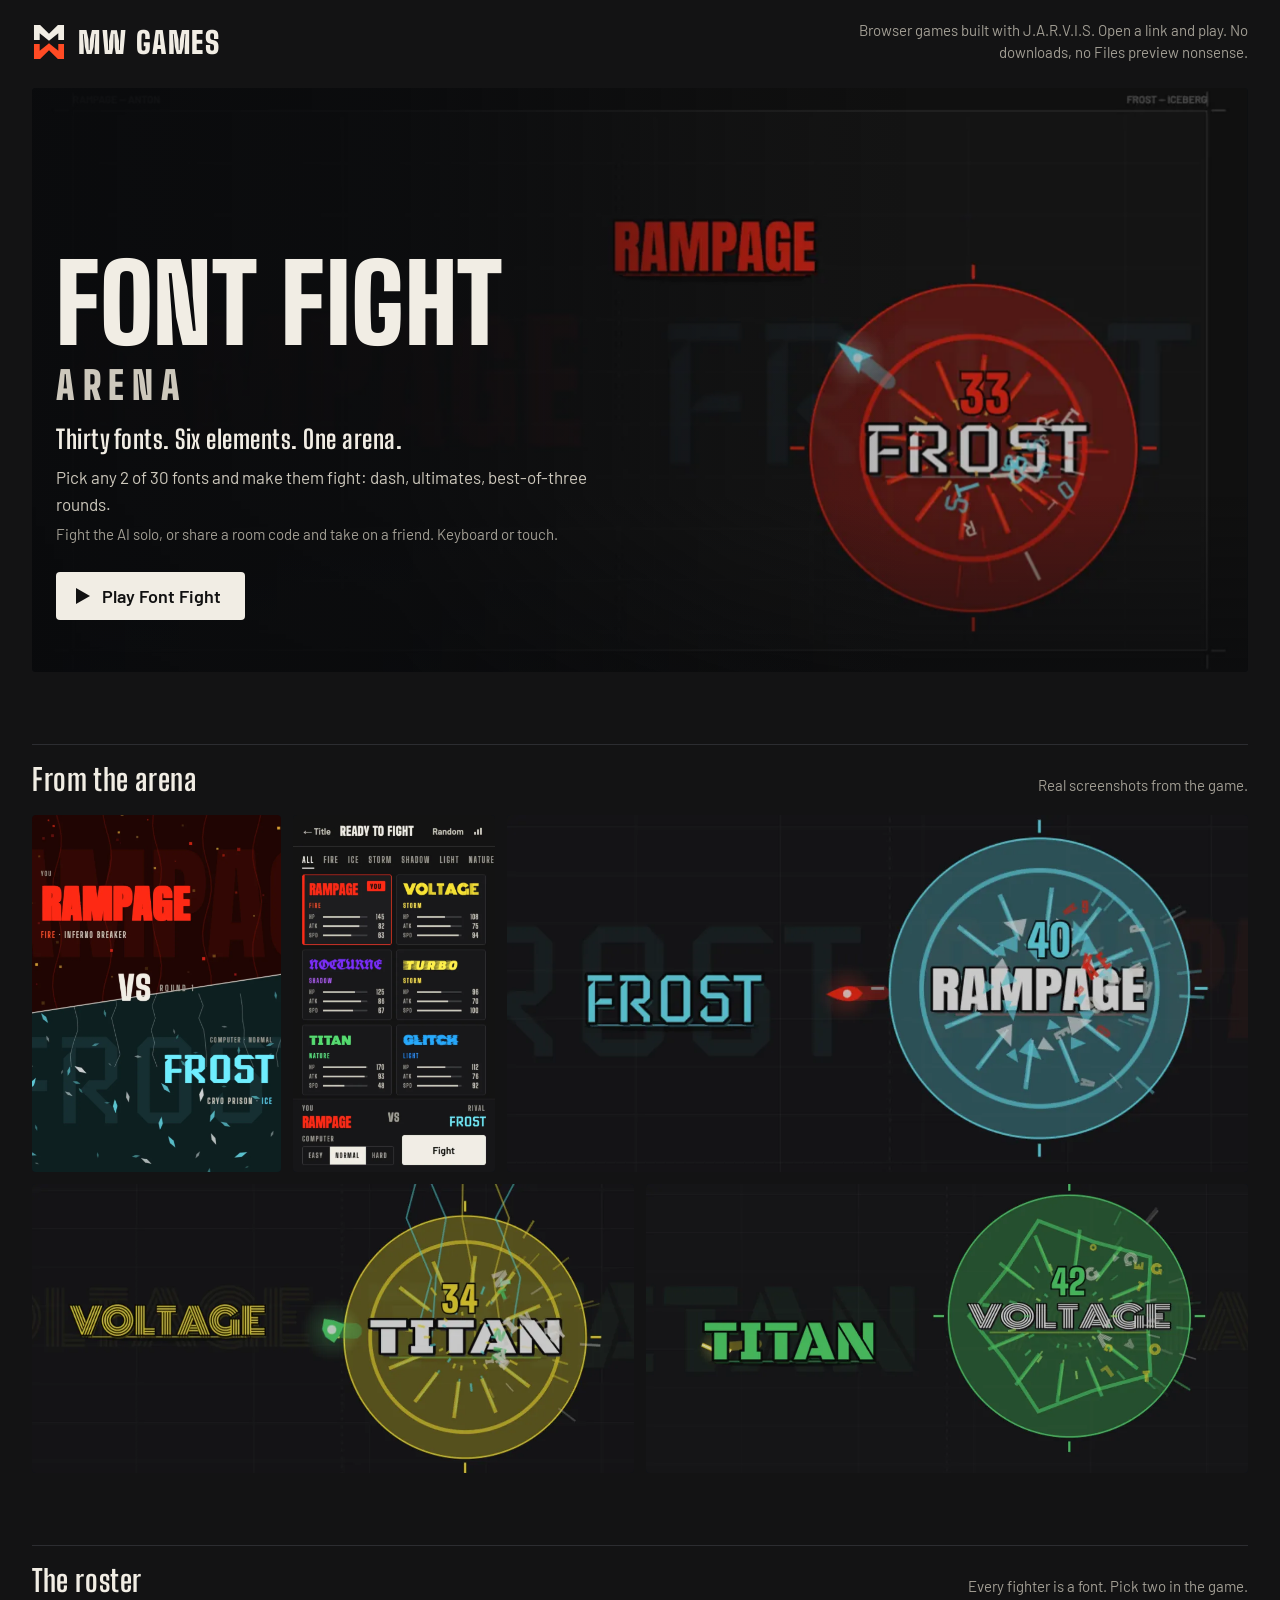
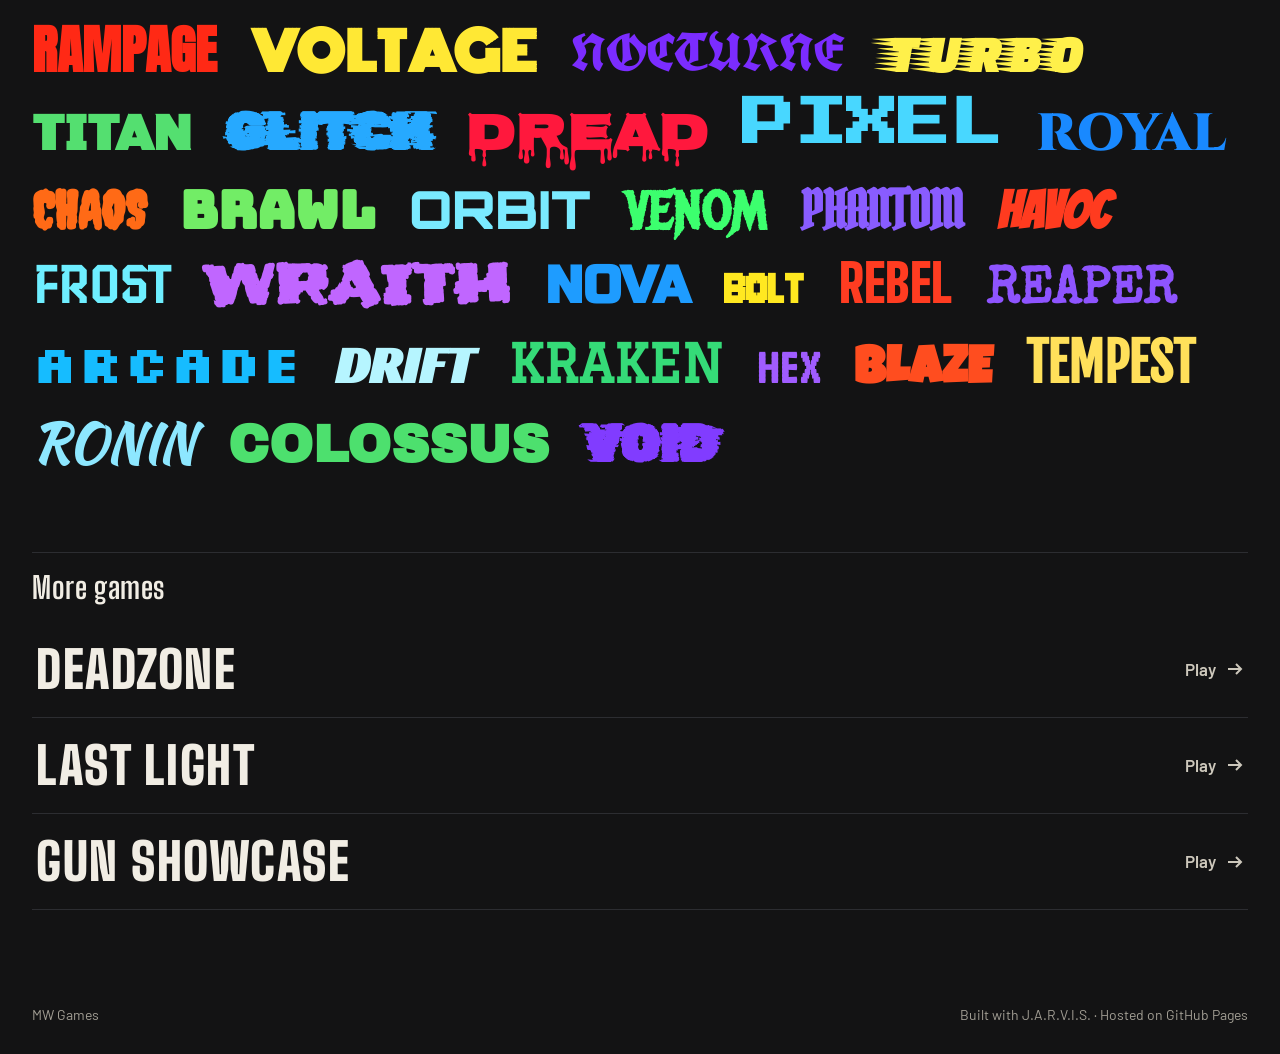
<file: index.html>
<!doctype html>
<html lang="en">
<head>
<meta charset="utf-8">
<meta name="viewport" content="width=device-width, initial-scale=1, viewport-fit=cover">
<title>MW Games</title>
<meta name="description" content="Browser games built with J.A.R.V.I.S. Open a link and play: Font Fight Arena, DEADZONE, LAST LIGHT and Gun Showcase.">
<link rel="icon" type="image/svg+xml" href="./icons/mw.svg">
<link rel="icon" type="image/png" sizes="32x32" href="./icons/mw-32.png">
<link rel="apple-touch-icon" sizes="180x180" href="[data-uri]">
<link rel="manifest" href="./manifest.webmanifest">
<meta name="theme-color" content="#131314">
<meta name="color-scheme" content="dark">
<meta name="apple-mobile-web-app-capable" content="yes">
<meta name="mobile-web-app-capable" content="yes">
<meta name="apple-mobile-web-app-title" content="MW Games">
<meta name="apple-mobile-web-app-status-bar-style" content="black-translucent">
<meta property="og:title" content="MW Games">
<meta property="og:description" content="Browser games built with J.A.R.V.I.S. Open a link and play.">
<meta property="og:image" content="https://t5v5shvy5w-debug.github.io/shots/ff-inferno-1600.jpg">
<link rel="preconnect" href="https://fonts.googleapis.com">
<link rel="preconnect" href="https://fonts.gstatic.com" crossorigin>
<link rel="stylesheet" href="https://fonts.googleapis.com/css2?family=Barlow:wght@400;500;600&family=Big+Shoulders+Display:wght@700;900&display=swap">
<link rel="preload" as="image" href="./shots/ff-inferno-1400.webp" type="image/webp" media="(min-width: 760px)" imagesrcset="./shots/ff-inferno-1400.webp 1400w, ./shots/ff-inferno-2400.webp 2400w" imagesizes="(min-width: 1400px) 1320px, 100vw">
<style>
  :root{
    --bg:#131314; --raise:#1c1d20; --rule:#2c2d31;
    --ink:#f1ede4; --ink-2:#cdc8bc; --muted:#a29e94;
    --fire:#ff4b24; --ice:#6eeeff;
    --display:"Big Shoulders Display", "Arial Narrow", Impact, sans-serif;
    --text:Barlow, "Helvetica Neue", Arial, sans-serif;
    --gutter:32px; --max:1320px;
    color-scheme:dark;
  }
  *{box-sizing:border-box}
  html{-webkit-text-size-adjust:100%;text-size-adjust:100%}
  body{margin:0;background:var(--bg);color:var(--ink);font:400 17px/1.55 var(--text);
    display:flex;flex-direction:column;min-height:100%;overflow-x:hidden}
  main{flex:1}
  img{display:block;max-width:100%}
  a{color:inherit}
  :focus-visible{outline:3px solid var(--fire);outline-offset:3px}
  .wrap{width:100%;max-width:calc(var(--max) + 2 * var(--gutter));margin-inline:auto;padding-inline:var(--gutter)}

  /* ---------- header ---------- */
  .top{display:flex;align-items:center;justify-content:space-between;gap:24px;
    padding-block:max(20px, env(safe-area-inset-top)) 20px}
  .brand{display:flex;align-items:center;gap:12px;margin:0;text-decoration:none}
  .brand svg{width:34px;height:34px;flex:none}
  .brand span{font:900 30px/1 var(--display);letter-spacing:.05em;text-transform:uppercase}
  .tagline{margin:0;max-width:430px;color:var(--muted);font-size:15px;line-height:1.45;text-align:right}

  /* ---------- featured game ---------- */
  .feature{position:relative;margin-top:4px}
  .art{position:relative;overflow:hidden;border-radius:4px;aspect-ratio:2.08/1;
    background:#08131f radial-gradient(60% 80% at 62% 45%, #3a1410 0%, #0b1726 55%, #070d16 100%)}
  .art img{width:100%;height:100%;object-fit:cover;object-position:62% 50%}
  .art::after{content:"";position:absolute;inset:0;pointer-events:none;
    background:linear-gradient(90deg, rgba(10,11,13,.94) 0%, rgba(10,11,13,.78) 30%, rgba(10,11,13,.18) 58%, rgba(10,11,13,0) 72%),
               linear-gradient(0deg, rgba(10,11,13,.55) 0%, rgba(10,11,13,0) 30%)}
  .copy{position:absolute;left:56px;bottom:52px;width:min(540px, 46%);z-index:1}
  .ff-title{margin:0;font:900 clamp(56px, 8.4vw, 132px)/.86 var(--display);text-transform:uppercase;letter-spacing:.005em}
  .ff-title .line{display:block}
  .ff-title .arena{font-size:.36em;letter-spacing:.2em;margin-top:.5em;color:var(--ink-2)}
  .ff-title .line{white-space:nowrap}
  .fit{display:inline-block}
  .fight{display:inline-block;transform-origin:0 70%;will-change:transform}
  .fight.hit{animation:hit .34s cubic-bezier(.2,1.6,.4,1)}
  @keyframes hit{0%{transform:translateX(-3px) scale(1.04)}45%{transform:translateX(2px) scale(.99)}100%{transform:none}}
  .lede{margin:22px 0 10px;font:700 clamp(22px, 2vw, 27px)/1.15 var(--display);letter-spacing:.02em}
  .desc{margin:0 0 6px;color:var(--ink-2)}
  .facts{margin:0 0 26px;color:var(--muted);font-size:15px}
  .play{display:inline-flex;align-items:center;gap:12px;padding:15px 24px 15px 20px;border-radius:4px;
    background:var(--ink);color:#111;font:600 18px/1 var(--text);text-decoration:none;
    transition:background-color .15s ease, transform .15s ease}
  .play svg{width:14px;height:16px;fill:currentColor}
  .play:hover{background:#fff;transform:translateY(-1px)}
  .play:active{transform:translateY(1px)}

  /* ---------- screenshots ---------- */
  .sec-head{display:flex;align-items:baseline;justify-content:space-between;gap:16px;
    margin:72px 0 18px;padding-top:18px;border-top:1px solid var(--rule)}
  .sec-head h2{margin:0;font:700 30px/1.1 var(--display);letter-spacing:.02em}
  .sec-head p{margin:0;color:var(--muted);font-size:15px}
  .shots{display:grid;gap:12px}
  .shots .row1{display:grid;gap:12px;grid-template-columns:.7fr .566fr 2.08fr}
  .shots .row2{display:grid;gap:12px;grid-template-columns:1fr 1fr}
  .shot{margin:0;border-radius:4px;overflow:hidden;background:#0a1220}
  .shot img{width:100%;height:100%;object-fit:cover}
  .shot.p-vs{aspect-ratio:.7}
  .shot.p-roster{aspect-ratio:.566}
  .shot.l{aspect-ratio:2.08}

  /* ---------- roster ---------- */
  .wall{display:flex;flex-wrap:wrap;align-items:baseline;gap:2px 34px;margin:0;padding:0;list-style:none}
  .wall li{font-size:clamp(30px, 4.1vw, 56px);line-height:1.3;white-space:nowrap;font-family:var(--display);font-weight:900;
    transition:text-shadow .2s ease, transform .2s ease;cursor:default}
  .wall li:hover{text-shadow:0 0 22px var(--c);transform:translateY(-2px)}

  /* ---------- more games ---------- */
  .games{list-style:none;margin:0;padding:0;border-bottom:1px solid var(--rule)}
  .games li{border-top:1px solid var(--rule)}
  .games li:first-child{border-top:0}
  .games a{display:flex;align-items:center;justify-content:space-between;gap:16px;padding:22px 4px;text-decoration:none;
    transition:background-color .15s ease}
  .games .name{font:800 clamp(32px, 4vw, 52px)/1 var(--display);font-weight:900;letter-spacing:.03em;text-transform:uppercase;
    transition:transform .2s ease}
  .games .go{display:inline-flex;align-items:center;gap:10px;font-weight:600;color:var(--ink-2)}
  .games .go svg{width:18px;height:18px;stroke:currentColor;fill:none;stroke-width:2;transition:transform .2s ease}
  .games a:hover{background:var(--raise)}
  .games a:hover .name{transform:translateX(8px)}
  .games a:hover .go{color:var(--ink)}
  .games a:hover .go svg{transform:translateX(4px)}

  /* ---------- footer ---------- */
  .foot{display:flex;flex-wrap:wrap;justify-content:space-between;gap:8px 24px;margin-top:72px;
    padding-block:22px max(28px, env(safe-area-inset-bottom));color:var(--muted);font-size:14px}
  .foot p{margin:0}

  /* ---------- entrance ---------- */
  @media (prefers-reduced-motion: no-preference){
    .art img{animation:settle 1.4s cubic-bezier(.2,.7,.2,1) both}
    .copy > *{animation:rise .8s cubic-bezier(.2,.7,.2,1) both}
    .copy > :nth-child(2){animation-delay:.08s}.copy > :nth-child(3){animation-delay:.14s}
    .copy > :nth-child(4){animation-delay:.2s}.copy > :nth-child(5){animation-delay:.26s}
    @keyframes settle{from{transform:scale(1.05);opacity:.4}to{transform:none;opacity:1}}
    @keyframes rise{from{transform:translateY(14px);opacity:0}to{transform:none;opacity:1}}
    .js .wall li{opacity:0}
    .wall.in li{animation:rise .5s cubic-bezier(.2,.7,.2,1) both;animation-delay:calc(var(--i) * 28ms)}
  }

  /* ---------- tablet ---------- */
  @media (max-width: 1099px){
    .copy{left:36px;bottom:36px;width:min(500px, 58%)}
    .art{aspect-ratio:16/10}
    .art img{object-position:68% 50%}
  }
  /* ---------- phone ---------- */
  @media (max-width: 759px){
    :root{--gutter:16px}
    .top{flex-direction:column;align-items:flex-start;gap:8px;padding-block:max(16px, env(safe-area-inset-top)) 14px}
    .brand span{font-size:26px}.brand svg{width:30px;height:30px}
    .tagline{text-align:left;font-size:14px}
    .art{aspect-ratio:.7}
    .art img{object-position:50% 50%}
    .art::after{background:linear-gradient(0deg, rgba(19,19,20,1) 0%, rgba(19,19,20,0) 22%)}
    .copy{position:static;width:auto;margin-top:-56px;padding-inline:4px}
    .ff-title{font-size:clamp(50px, 15.5vw, 84px)}
    .lede{margin-top:16px}
    .play{width:100%;justify-content:center}
    .sec-head{margin-top:52px;flex-direction:column;gap:4px}
    .shots, .shots .row1, .shots .row2{display:flex;gap:10px}
    .shots{overflow-x:auto;scroll-snap-type:x mandatory;margin-inline:calc(-1 * var(--gutter));padding-inline:var(--gutter);
      scrollbar-width:none;position:relative}
    .shots::-webkit-scrollbar{display:none}
    .shot{flex:none;height:240px;scroll-snap-align:start}
    .shot.p-vs{display:none}
    .shot.p-roster{width:136px}
    .shot.l{width:500px;max-width:86vw;aspect-ratio:auto}
    .games a{padding:18px 2px}
    .foot{margin-top:52px;flex-direction:column}
  }
</style>
</head>
<body>
<header class="wrap top">
  <h1 class="brand">
    <svg viewBox="104 84 304 344" aria-hidden="true"><polygon fill="#f1ede4" points="104,236 104,84 166,84 256,172 346,84 408,84 408,236 350,236 350,168 256,244 162,168 162,236"/><polygon fill="#ff4b24" points="408,276 408,428 346,428 256,340 166,428 104,428 104,276 162,276 162,344 256,268 350,344 350,276"/></svg>
    <span>MW Games</span>
  </h1>
  <p class="tagline">Browser games built with J.A.R.V.I.S. Open a link and play. No downloads, no Files preview nonsense.</p>
</header>

<main>
  <section class="wrap feature" aria-labelledby="ff-title">
    <div class="art">
      <picture>
        <source media="(max-width: 759px)" type="image/webp" srcset="./shots/ff-versus-900.webp">
        <source media="(max-width: 759px)" srcset="./shots/ff-versus-900.jpg">
        <source type="image/webp" srcset="./shots/ff-inferno-1400.webp 1400w, ./shots/ff-inferno-2400.webp 2400w" sizes="(min-width: 1400px) 1320px, 100vw">
        <img src="./shots/ff-inferno-1600.jpg" width="1600" height="768" fetchpriority="high"
             alt="Font Fight Arena: RAMPAGE's Inferno Breaker ultimate lands on FROST inside a red lock-on ring">
      </picture>
    </div>
    <div class="copy">
      <h2 class="ff-title" id="ff-title"><span class="line">Font <span class="fit" id="fit"><span class="fight" id="fight">Fight</span></span></span><span class="line arena">Arena</span></h2>
      <p class="lede">Thirty fonts. Six elements. One arena.</p>
      <p class="desc">Pick any 2 of 30 fonts and make them fight: dash, ultimates, best-of-three rounds.</p>
      <p class="facts">Fight the AI solo, or share a room code and take on a friend. Keyboard or touch.</p>
      <a class="play" href="./font-fight/"><svg viewBox="0 0 14 16" aria-hidden="true"><path d="M0 0v16l14-8z"/></svg>Play Font Fight</a>
    </div>
  </section>

  <section class="wrap" aria-labelledby="shots-h">
    <div class="sec-head"><h2 id="shots-h">From the arena</h2><p>Real screenshots from the game.</p></div>
    <div class="shots">
      <div class="row1">
        <figure class="shot p-vs"><picture><source type="image/webp" srcset="./shots/ff-versus-900.webp"><img src="./shots/ff-versus-900.jpg" width="900" height="1284" loading="lazy" alt="The versus screen on a phone: RAMPAGE, Fire, against FROST, Ice, with embers above and ice shards below"></picture></figure>
        <figure class="shot p-roster"><picture><source type="image/webp" srcset="./shots/ff-roster-700.webp"><img src="./shots/ff-roster-700.jpg" width="700" height="1237" loading="lazy" alt="Fighter select on a phone: RAMPAGE and FROST locked in, with VOLTAGE, NOCTURNE, TURBO, TITAN and GLITCH in the roster"></picture></figure>
        <figure class="shot l"><picture><source type="image/webp" srcset="./shots/ff-cryo-1200.webp"><img src="./shots/ff-cryo-1200.jpg" width="1200" height="576" loading="lazy" alt="FROST's Cryo Prison lands on RAMPAGE in a burst of ice shards"></picture></figure>
      </div>
      <div class="row2">
        <figure class="shot l"><picture><source type="image/webp" srcset="./shots/ff-thunder-1200.webp"><img src="./shots/ff-thunder-1200.jpg" width="1200" height="576" loading="lazy" alt="VOLTAGE's Thunder Crown brings lightning down on TITAN"></picture></figure>
        <figure class="shot l"><picture><source type="image/webp" srcset="./shots/ff-world-1200.webp"><img src="./shots/ff-world-1200.jpg" width="1200" height="576" loading="lazy" alt="TITAN's Worldbreaker cracks the arena under VOLTAGE"></picture></figure>
      </div>
    </div>
  </section>

  <section class="wrap" aria-labelledby="roster-h">
    <div class="sec-head"><h2 id="roster-h">The roster</h2><p>Every fighter is a font. Pick two in the game.</p></div>
    <ul class="wall" id="roster" aria-label="Font Fight Arena fighters"></ul>
  </section>

  <section class="wrap" aria-labelledby="more-h">
    <div class="sec-head"><h2 id="more-h">More games</h2></div>
    <ul class="games">
      <li><a href="./deadzone/"><span class="name">DEADZONE</span><span class="go">Play<svg viewBox="0 0 18 18" aria-hidden="true"><path d="M2 9h13M10 4l5 5-5 5"/></svg></span></a></li>
      <li><a href="./last-light/"><span class="name">LAST LIGHT</span><span class="go">Play<svg viewBox="0 0 18 18" aria-hidden="true"><path d="M2 9h13M10 4l5 5-5 5"/></svg></span></a></li>
      <li><a href="./gun-showcase/"><span class="name">Gun Showcase</span><span class="go">Play<svg viewBox="0 0 18 18" aria-hidden="true"><path d="M2 9h13M10 4l5 5-5 5"/></svg></span></a></li>
    </ul>
  </section>
</main>

<footer class="wrap foot">
  <p>MW Games</p>
  <p>Built with J.A.R.V.I.S. · Hosted on GitHub Pages</p>
</footer>

<script>
(function(){
  /* Font Fight's real roster: name, font, signature colour (copied from font-fight/index.html). */
  var R=[["RAMPAGE","Anton","#ff2915"],["VOLTAGE","Monoton","#ffe834"],["NOCTURNE","UnifrakturCook","#7b2cff"],["TURBO","Faster One","#fff04a"],["TITAN","Black Ops One","#54df70"],["GLITCH","Rubik Glitch","#26a9ff"],["DREAD","Nosifer","#ff183d"],["PIXEL","Press Start 2P","#48d7ff"],["ROYAL","Cinzel","#1989ff"],["CHAOS","Creepster","#ff6a16"],["BRAWL","Bungee","#72ed66"],["ORBIT","Orbitron","#7aeaff"],["VENOM","Metal Mania","#3cff6e"],["PHANTOM","Pirata One","#895cff"],["HAVOC","Bangers","#ff3b1f"],["FROST","Iceberg","#6eeeff"],["WRAITH","Frijole","#c066ff"],["NOVA","Russo One","#1e9cff"],["BOLT","Jersey 10","#ffe820"],["REBEL","Permanent Marker","#ff3c21"],["REAPER","Special Elite","#8e54ff"],["ARCADE","Silkscreen","#16bcff"],["DRIFT","Racing Sans One","#b6f5ff"],["KRAKEN","Graduate","#35db78"],["HEX","VT323","#a05cff"],["BLAZE","Luckiest Guy","#ff4d1f"],["TEMPEST","Fjalla One","#ffe05a"],["RONIN","Kaushan Script","#8de7ff"],["COLOSSUS","Archivo Black","#4de06e"],["VOID","Rubik Glitch","#813cff"]];
  var still=window.matchMedia&&matchMedia('(prefers-reduced-motion: reduce)').matches;

  /* the roster wall: every fighter's name in its own font and signature colour */
  var host=document.getElementById('roster');
  R.forEach(function(d,k){
    var li=document.createElement('li');
    li.textContent=d[0];
    li.style.fontFamily='"'+d[1]+'", var(--display)';
    li.style.color=d[2];li.style.setProperty('--c',d[2]+'99');li.style.setProperty('--i',k);
    host.appendChild(li);
  });
  if(!still&&'IntersectionObserver' in window){
    document.documentElement.classList.add('js');
    var io=new IntersectionObserver(function(es){if(es[0].isIntersecting){host.classList.add('in');io.disconnect();}},{rootMargin:'0px 0px -10% 0px'});
    io.observe(host);
  }

  /* the fighters' fonts: only the capital letters, fetched after the page has painted */
  var fams=['Anton','Archivo Black','Bangers','Black Ops One','Bungee','Cinzel:wght@800','Creepster','Faster One','Fjalla One','Frijole','Graduate','Iceberg','Jersey 10','Kaushan Script','Luckiest Guy','Metal Mania','Monoton','Nosifer','Orbitron:wght@800','Permanent Marker','Pirata One','Press Start 2P','Racing Sans One','Rubik Glitch','Russo One','Silkscreen:wght@700','Special Elite','UnifrakturCook:wght@700','VT323'];
  function loadFonts(){
    var link=document.createElement('link');link.rel='stylesheet';
    link.href='https://fonts.googleapis.com/css2?'+fams.map(function(f){return 'family='+f.replace(/ /g,'+');}).join('&')+'&text=ABCDEFGHIJKLMNOPQRSTUVWXYZ&display=swap';
    document.head.appendChild(link);
  }
  if(document.readyState==='complete')loadFonts();else addEventListener('load',loadFonts);

  /* "Fight" changes fighter every couple of seconds, like a fighter-select screen */
  var el=document.getElementById('fight');
  if(!el||still)return;
  var i=0,timer=null,visible=true,ready=false,fit=document.getElementById('fit');
  /* keep the line steady: the box keeps the word's original width (in em, so it follows
     the responsive type size) and wider fonts scale down to fit it */
  function measure(){
    var fs=parseFloat(getComputedStyle(el).fontSize)||1;
    fit.style.width=(el.offsetWidth/fs)+'em';ready=true;
  }
  function step(){
    var d=R[i++%R.length];
    if(document.fonts&&document.fonts.check&&!document.fonts.check('40px "'+d[1]+'"','FIGHT'))return;
    el.style.fontFamily='"'+d[1]+'", var(--display)';
    el.style.color=d[2];
    el.style.textShadow='0 0 28px '+d[2]+'55';
    el.style.scale='';var max=fit.offsetWidth*1.12,w=el.offsetWidth;el.style.scale=w>max?String(max/w):'';
    el.classList.remove('hit');void el.offsetWidth;el.classList.add('hit');
  }
  function run(){if(ready&&!timer&&visible&&!document.hidden)timer=setInterval(step,1700);}
  function halt(){clearInterval(timer);timer=null;}
  if('IntersectionObserver' in window){
    new IntersectionObserver(function(es){visible=es[0].isIntersecting;visible?run():halt();}).observe(el);
  }
  document.addEventListener('visibilitychange',function(){document.hidden?halt():run();});
  (document.fonts&&document.fonts.ready?document.fonts.ready:Promise.resolve()).then(function(){measure();setTimeout(run,1800);});
})();
</script>
</body>
</html>
</file>
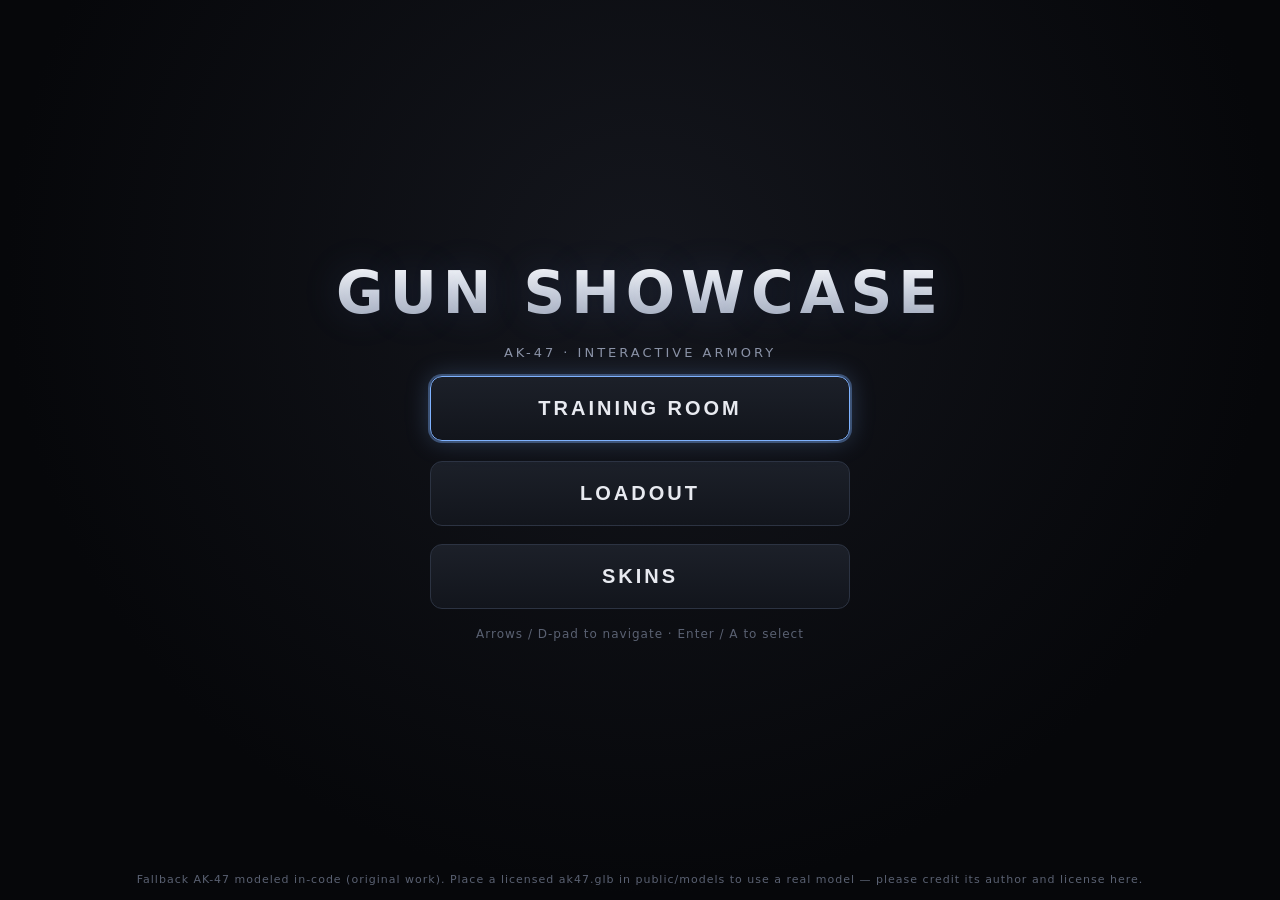
<file: gun-showcase/index.html>
<!doctype html>
<html lang="en">
  <head>
    <meta charset="UTF-8" />
    <meta name="viewport" content="width=device-width, initial-scale=1.0, maximum-scale=1.0, user-scalable=no" />
    <title>Gun Showcase</title>
    <script type="module" crossorigin src="./assets/index-BXhOHfE5.js"></script>
    <link rel="stylesheet" crossorigin href="./assets/index-XDQLG-Kf.css">
  </head>
  <body>
    <div id="app"></div>
    <div id="ui"></div>
  </body>
</html>
</file>
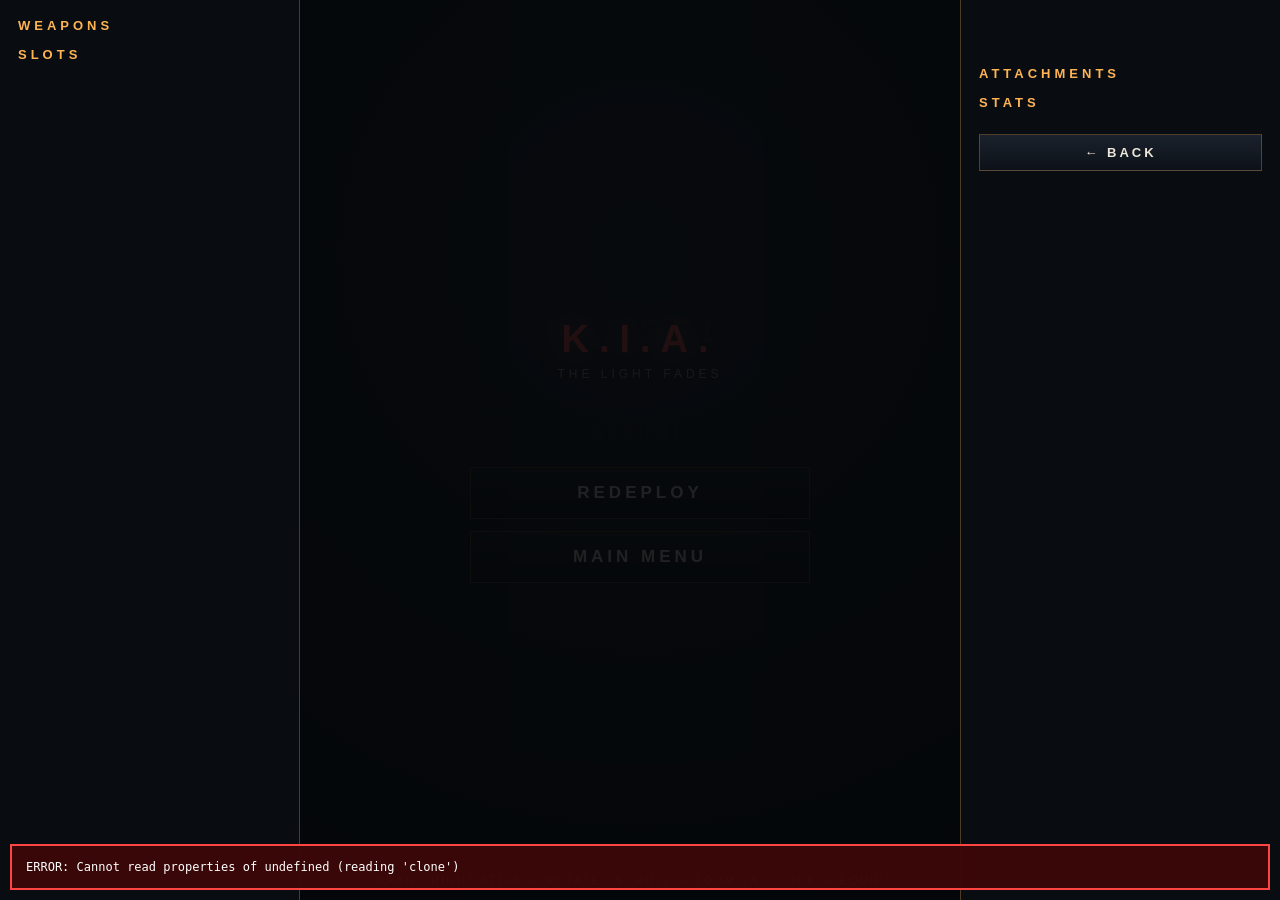
<file: last-light/index.html>
<!doctype html>
<html lang="en">
<head>
<meta charset="utf-8">
<meta name="viewport" content="width=device-width, initial-scale=1, viewport-fit=cover">
<title>LAST LIGHT</title>
<link rel="icon" type="image/svg+xml" href="../icons/last-light.svg">
<link rel="apple-touch-icon" sizes="180x180" href="../icons/last-light-180.png">
<meta name="theme-color" content="#07090c">
<meta name="apple-mobile-web-app-capable" content="yes">
<meta name="apple-mobile-web-app-title" content="LAST LIGHT">
<style>
  html,body{margin:0;height:100%;background:#07090c;color:#e8edf2;font-family:system-ui,-apple-system,Segoe UI,Roboto,Arial,sans-serif;overflow:hidden}
  #msg{position:fixed;inset:0;display:flex;flex-direction:column;align-items:center;justify-content:center;gap:14px;padding:24px;text-align:center}
  .bar{width:min(420px,80vw);height:8px;border:1px solid #334155;border-radius:999px;overflow:hidden;background:#0f172a}
  .fill{height:100%;width:0%;background:#dc2626;transition:width .2s}
  iframe{position:fixed;inset:0;width:100%;height:100%;border:0;display:none;background:#000}
  .small{color:#94a3b8;font-size:14px}
</style>
</head>
<body>
<div id="msg">
  <div>Loading LAST LIGHT...</div>
  <div class="bar"><div class="fill" id="fill"></div></div>
  <div class="small" id="status">Fetching game data</div>
</div>
<iframe id="game" allow="fullscreen; pointer-lock; gamepad; autoplay" allowfullscreen></iframe>
<script>
const PARTS = ["game.b64.000", "game.b64.001", "game.b64.002"];
const fill = document.getElementById('fill');
const statusEl = document.getElementById('status');
async function boot() {
  try {
    let b64 = '';
    for (let i = 0; i < PARTS.length; i++) {
      statusEl.textContent = 'Fetching game data ' + (i + 1) + ' / ' + PARTS.length;
      const r = await fetch(PARTS[i], {cache: 'force-cache'});
      if (!r.ok) throw new Error('Missing game chunk ' + PARTS[i]);
      b64 += await r.text();
      fill.style.width = Math.round(((i + 1) / PARTS.length) * 70) + '%';
    }
    statusEl.textContent = 'Unpacking game';
    const bin = Uint8Array.from(atob(b64), c => c.charCodeAt(0));
    const stream = new Blob([bin]).stream().pipeThrough(new DecompressionStream('gzip'));
    let html = await new Response(stream).text();
    fill.style.width = '88%';
    if (!/<base\s/i.test(html)) {
      html = html.replace(/<head([^>]*)>/i, '<head$1><base href="./">');
    }
    statusEl.textContent = 'Starting game';
    const frame = document.getElementById('game');
    frame.srcdoc = html;
    frame.onload = () => {
      fill.style.width = '100%';
      document.getElementById('msg').style.display = 'none';
      frame.style.display = 'block';
    };
  } catch (e) {
    statusEl.textContent = 'Load failed: ' + e.message;
  }
}
boot();
</script>
</body>
</html>
</file>
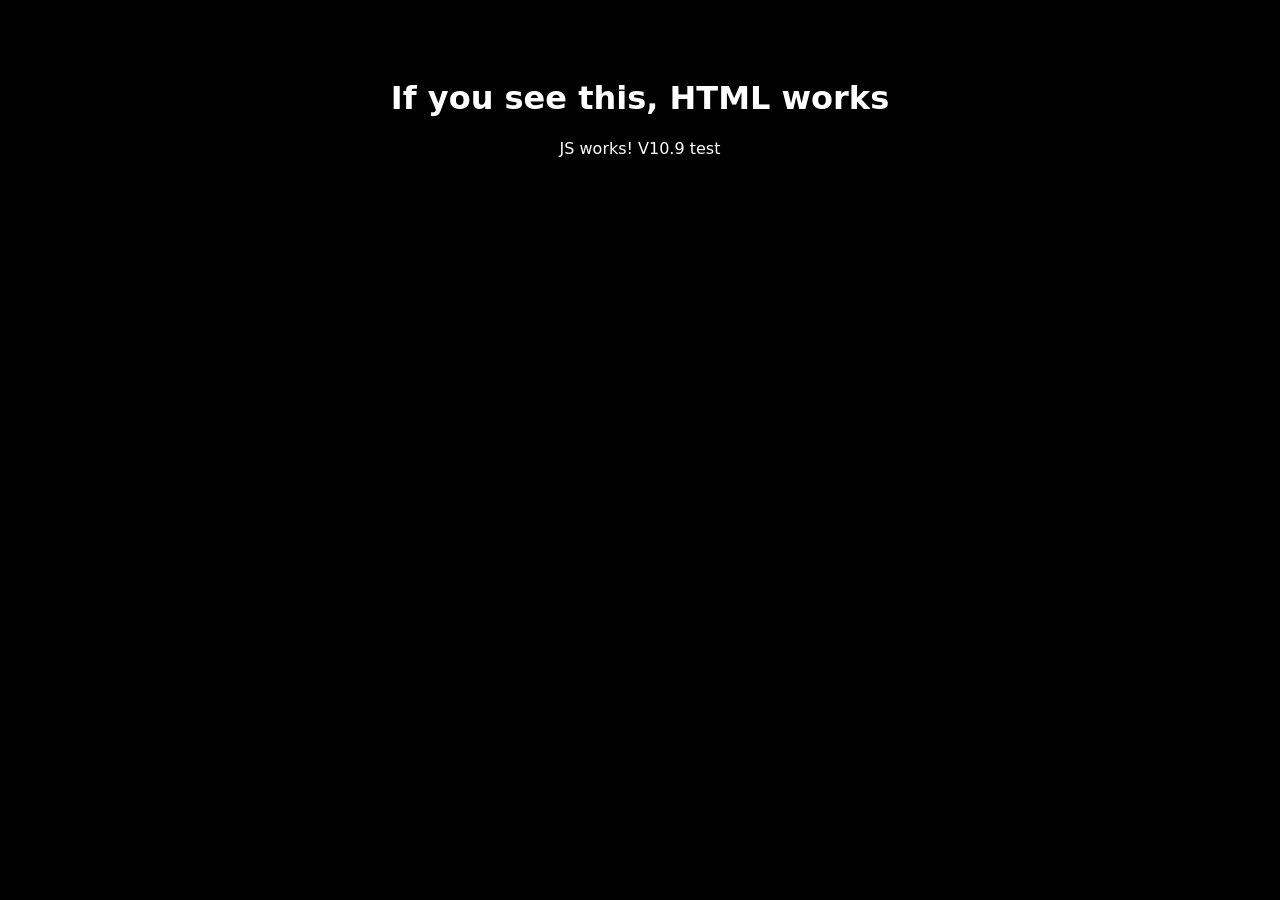
<file: font-fight/test.html>
<!DOCTYPE html>
<html><head><meta charset="utf-8"><meta name="viewport" content="width=device-width,initial-scale=1">
<title>Test</title></head>
<body style="background:#000;color:#fff;font-family:system-ui;text-align:center;padding:50px">
<h1>If you see this, HTML works</h1>
<p id="msg">JS not run yet</p>
<script>
document.getElementById('msg').textContent = 'JS works! V10.9 test';
</script>
</body></html>
</file>
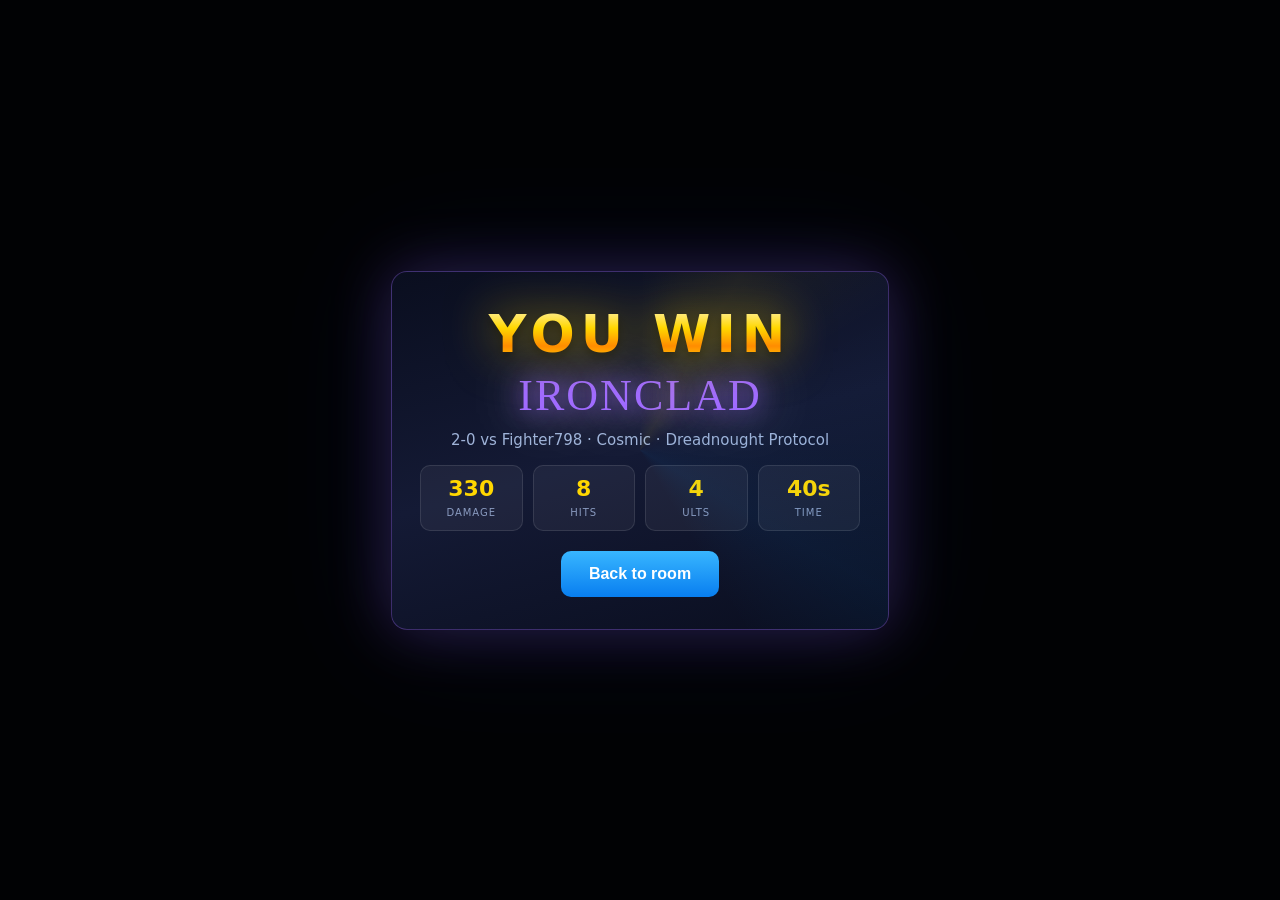
<file: font-fight/windemo.html>
<!DOCTYPE html>
<html><head><meta charset="utf-8"><meta name="viewport" content="width=device-width,initial-scale=1">
<title>Win Screen Demo</title>
<style>
body{margin:0;background:#05070f;display:flex;align-items:center;justify-content:center;min-height:100vh;font-family:system-ui}
.overlay{position:fixed;inset:0;background:rgba(0,0,0,.7);display:flex;align-items:center;justify-content:center}
.modal-card{background:#0a0e1f;border-radius:16px;padding:24px;max-width:420px;width:90%}
.result-card{text-align:center;padding:32px 28px;max-width:440px;background:linear-gradient(165deg,#0a0e1f 0%,#141a35 50%,#0a0e1f 100%);border:1px solid rgba(255,215,0,.25);box-shadow:0 0 60px rgba(255,215,0,.15),0 0 120px rgba(0,100,255,.1);position:relative;overflow:hidden;animation:cardSlam .5s cubic-bezier(.2,1.4,.4,1)}
@keyframes cardSlam{from{transform:scale(.7) translateY(40px);opacity:0}to{transform:none;opacity:1}}
.result-card::before{content:'';position:absolute;top:-50%;left:-50%;width:200%;height:200%;background:conic-gradient(from 0deg,transparent 0deg,rgba(255,215,0,.06) 30deg,transparent 60deg,rgba(0,150,255,.06) 120deg,transparent 150deg);animation:resultShine 4s linear infinite;pointer-events:none}
@keyframes resultShine{to{transform:rotate(360deg)}}
.result-banner{font-size:52px;font-weight:900;letter-spacing:6px;margin:0 0 4px;background:linear-gradient(180deg,#fff6c9 0%,#ffd700 40%,#ff8c00 70%,#ffd700 100%);-webkit-background-clip:text;background-clip:text;-webkit-text-fill-color:transparent;filter:drop-shadow(0 0 24px rgba(255,215,0,.7)) drop-shadow(0 4px 4px rgba(0,0,0,.5));animation:bannerPulse 1.6s ease-in-out infinite}
@keyframes bannerPulse{0%,100%{transform:scale(1)}50%{transform:scale(1.04)}}
.result-fighter{font-size:44px;margin:6px 0 10px;letter-spacing:2px;color:#a06bff;text-shadow:0 0 24px #a06bff,0 0 60px #e8d8ff;font-family:Georgia,serif;animation:fighterDrop .55s cubic-bezier(.2,1.6,.4,1)}
@keyframes fighterDrop{from{transform:translateY(-28px) scale(.7);opacity:0}to{transform:none;opacity:1}}
#resultP{color:#9fb3d8;font-size:15px;margin:0 0 16px}
.result-stats{display:grid;grid-template-columns:repeat(4,1fr);gap:10px;margin:0 0 20px}
.result-stats>div{background:rgba(255,255,255,.05);border:1px solid rgba(255,255,255,.1);border-radius:10px;padding:10px 4px;animation:statPop .4s cubic-bezier(.2,1.6,.4,1) backwards}
.result-stats>div:nth-child(1){animation-delay:.15s}.result-stats>div:nth-child(2){animation-delay:.25s}.result-stats>div:nth-child(3){animation-delay:.35s}.result-stats>div:nth-child(4){animation-delay:.45s}
@keyframes statPop{from{transform:scale(.5);opacity:0}to{transform:scale(1);opacity:1}}
.result-stats b{display:block;font-size:22px;color:#ffd700}
.result-stats span{font-size:10px;color:#8a9bc0;text-transform:uppercase;letter-spacing:1px}
.action-row{display:flex;gap:12px;justify-content:center}
button{padding:14px 28px;border-radius:10px;border:none;font-size:16px;cursor:pointer}
.primary{background:linear-gradient(180deg,#38b6ff,#087ef0);color:#fff;font-weight:700}
.confetti{position:absolute;top:-12px;width:8px;height:14px;opacity:0;pointer-events:none;animation:confettiFall 2.8s ease-in forwards}
@keyframes confettiFall{0%{transform:translateY(0) rotate(0);opacity:1}100%{transform:translateY(420px) rotate(720deg);opacity:0}}
</style></head>
<body>
<div class="overlay"><div class="modal-card result-card" id="card" style="border-color:#a06bff55;box-shadow:0 0 60px #a06bff44,0 0 120px rgba(0,100,255,.1)">
<div class="result-banner">YOU WIN</div>
<div class="result-fighter">IRONCLAD</div>
<p id="resultP">2-0 vs Fighter798 · Cosmic · Dreadnought Protocol</p>
<div class="result-stats">
<div><b>330</b><span>damage</span></div>
<div><b>8</b><span>hits</span></div>
<div><b>4</b><span>ults</span></div>
<div><b>40s</b><span>time</span></div>
</div>
<div class="action-row"><button class="primary">Back to room</button></div>
</div></div>
<script>
const card=document.getElementById('card');
const colors=['#a06bff','#e8d8ff','#ffd700','#ffffff'];
for(let i=0;i<40;i++){const c=document.createElement('div');c.className='confetti';c.style.left=Math.random()*100+'%';c.style.background=colors[i%4];c.style.animationDelay=(Math.random()*.8)+'s';card.appendChild(c);setTimeout(()=>c.remove(),4000)}
</script>
</body></html>
</file>
<file: gun-showcase/assets/index-XDQLG-Kf.css>
*{margin:0;padding:0;box-sizing:border-box}html,body{width:100%;height:100%;overflow:hidden;background:#06070a;color:#e8eaf0;font-family:Segoe UI,system-ui,-apple-system,sans-serif;-webkit-user-select:none;user-select:none;touch-action:none}#app{position:fixed;top:0;right:0;bottom:0;left:0}#app canvas{display:block}#ui{position:fixed;top:0;right:0;bottom:0;left:0;pointer-events:none;z-index:10}#ui>*{pointer-events:auto}.screen{position:absolute;top:0;right:0;bottom:0;left:0;display:flex;flex-direction:column;align-items:center;justify-content:center;gap:18px;background:radial-gradient(ellipse at 50% 30%,#14161d,#06070a 70%);padding:24px}.title{font-size:clamp(34px,6vw,58px);font-weight:800;letter-spacing:6px;background:linear-gradient(180deg,#fff,#9aa3b5);-webkit-background-clip:text;background-clip:text;color:transparent;text-shadow:0 0 40px rgba(120,160,255,.15)}.subtitle{color:#8b93a7;letter-spacing:3px;font-size:13px;text-transform:uppercase}.menu-btn{width:min(420px,84vw);padding:20px 28px;font-size:20px;font-weight:700;letter-spacing:3px;color:#e8eaf0;background:linear-gradient(180deg,#1c2029,#12151c);border:1px solid #2c3342;border-radius:12px;cursor:pointer;transition:transform .12s ease,border-color .12s ease,box-shadow .12s ease}.menu-btn:hover{border-color:#5b6b8c;transform:translateY(-2px)}.menu-btn.focused{border-color:#7fb2ff;box-shadow:0 0 0 2px #7fb2ff59,0 0 24px #7fb2ff40;transform:translateY(-2px)}.menu-btn:active{transform:translateY(0)}.back-btn{position:absolute;top:20px;left:20px;padding:10px 20px;font-size:14px;font-weight:600;letter-spacing:2px;color:#c6ccda;background:#14171e;border:1px solid #2c3342;border-radius:8px;cursor:pointer}.back-btn:hover,.back-btn.focused{border-color:#7fb2ff;color:#fff}.credits{position:absolute;bottom:14px;left:0;right:0;text-align:center;font-size:11px;color:#5a6172;letter-spacing:1px;padding:0 16px}.hint{font-size:12px;color:#5a6172;letter-spacing:1px;text-align:center}.weapon-card{width:min(460px,88vw);background:linear-gradient(180deg,#161a22,#0e1117);border:1px solid #2c3342;border-radius:14px;padding:22px;display:flex;flex-direction:column;gap:12px}.weapon-card h2{font-size:26px;letter-spacing:4px}.weapon-card .tag{align-self:flex-start;font-size:11px;font-weight:700;letter-spacing:2px;color:#0a0c10;background:#7fe08a;border-radius:6px;padding:4px 10px}.stat-row{display:flex;justify-content:space-between;font-size:13px;color:#9aa3b5}.stat-row b{color:#e8eaf0}.stat-bar{height:6px;background:#22262f;border-radius:3px;overflow:hidden}.stat-bar i{display:block;height:100%;background:linear-gradient(90deg,#4d7cff,#7fb2ff);border-radius:3px}.skin-grid{display:grid;grid-template-columns:repeat(auto-fit,minmax(180px,220px));gap:16px;justify-content:center;max-width:1000px;width:100%;max-height:62vh;overflow-y:auto;padding:6px}.skin-card{background:linear-gradient(180deg,#161a22,#0d1016);border:1px solid #2c3342;border-radius:12px;padding:14px;cursor:pointer;display:flex;flex-direction:column;gap:10px;transition:transform .12s ease,border-color .12s ease,box-shadow .12s ease;position:relative;overflow:hidden}.skin-card:hover{transform:translateY(-3px)}.skin-card.focused{border-color:#7fb2ff;box-shadow:0 0 0 2px #7fb2ff59}.skin-card.selected{border-color:#7fe08a;box-shadow:0 0 0 2px #7fe08a4d}.skin-card .swatch{height:74px;border-radius:8px;border:1px solid rgba(255,255,255,.08)}.skin-card h3{font-size:16px;letter-spacing:2px}.skin-card p{font-size:12px;color:#8b93a7;line-height:1.5;min-height:54px}.skin-card .lock{position:absolute;top:0;right:0;bottom:0;left:0;display:flex;align-items:center;justify-content:center;background:#0506098c;font-size:13px;font-weight:700;letter-spacing:3px;color:#aab2c5}.skin-card .equipped-tag{font-size:10px;font-weight:800;letter-spacing:2px;color:#7fe08a}.toast{position:absolute;bottom:90px;left:50%;transform:translate(-50%) translateY(20px);background:#1a1e27;border:1px solid #3a4356;color:#e8eaf0;padding:12px 26px;border-radius:10px;font-size:14px;letter-spacing:2px;opacity:0;transition:opacity .25s ease,transform .25s ease;pointer-events:none;white-space:nowrap}.toast.show{opacity:1;transform:translate(-50%) translateY(0)}.hud-top{position:absolute;top:18px;left:0;right:0;display:flex;justify-content:center;pointer-events:none}.hud-title{font-size:15px;letter-spacing:5px;color:#8b93a7;font-weight:600}.hud-ammo{position:absolute;bottom:96px;right:26px;font-size:34px;font-weight:800;letter-spacing:2px;color:#fff;text-shadow:0 0 18px rgba(255,170,60,.45);font-variant-numeric:tabular-nums}.hud-ammo small{font-size:15px;color:#8b93a7}.hud-ammo.reloading{color:#ffb04d;animation:pulse .5s infinite alternate}@keyframes pulse{0%{opacity:1}to{opacity:.45}}.hud-buttons{position:absolute;bottom:26px;left:0;right:0;display:flex;justify-content:center;gap:14px}.action-btn{padding:14px 34px;font-size:15px;font-weight:700;letter-spacing:3px;color:#fff;background:linear-gradient(180deg,#2a4a7f,#1a2f55);border:1px solid #4d7cff;border-radius:10px;cursor:pointer;transition:transform .1s ease,box-shadow .1s ease}.action-btn:hover{box-shadow:0 0 20px #4d7cff66}.action-btn:active{transform:scale(.96)}.action-btn.warn{background:linear-gradient(180deg,#6e2f2f,#472020);border-color:#c65b5b}.action-btn.hidden{display:none}.crosshair{position:absolute;top:50%;left:50%;width:10px;height:10px;margin:-5px 0 0 -5px;border:2px solid rgba(255,255,255,.85);border-radius:50%;box-shadow:0 0 8px #000c;display:none;pointer-events:none}.crosshair.visible{display:block}.loading-wrap{position:absolute;top:0;right:0;bottom:0;left:0;display:flex;flex-direction:column;gap:16px;align-items:center;justify-content:center;background:#06070a;z-index:50}.loading-wrap .label{letter-spacing:4px;font-size:14px;color:#8b93a7}.loading-bar{width:min(420px,70vw);height:8px;background:#1a1e27;border-radius:4px;overflow:hidden}.loading-bar i{display:block;height:100%;width:0%;background:linear-gradient(90deg,#4d7cff,#9fd0ff);border-radius:4px;transition:width .15s ease}
</file>
